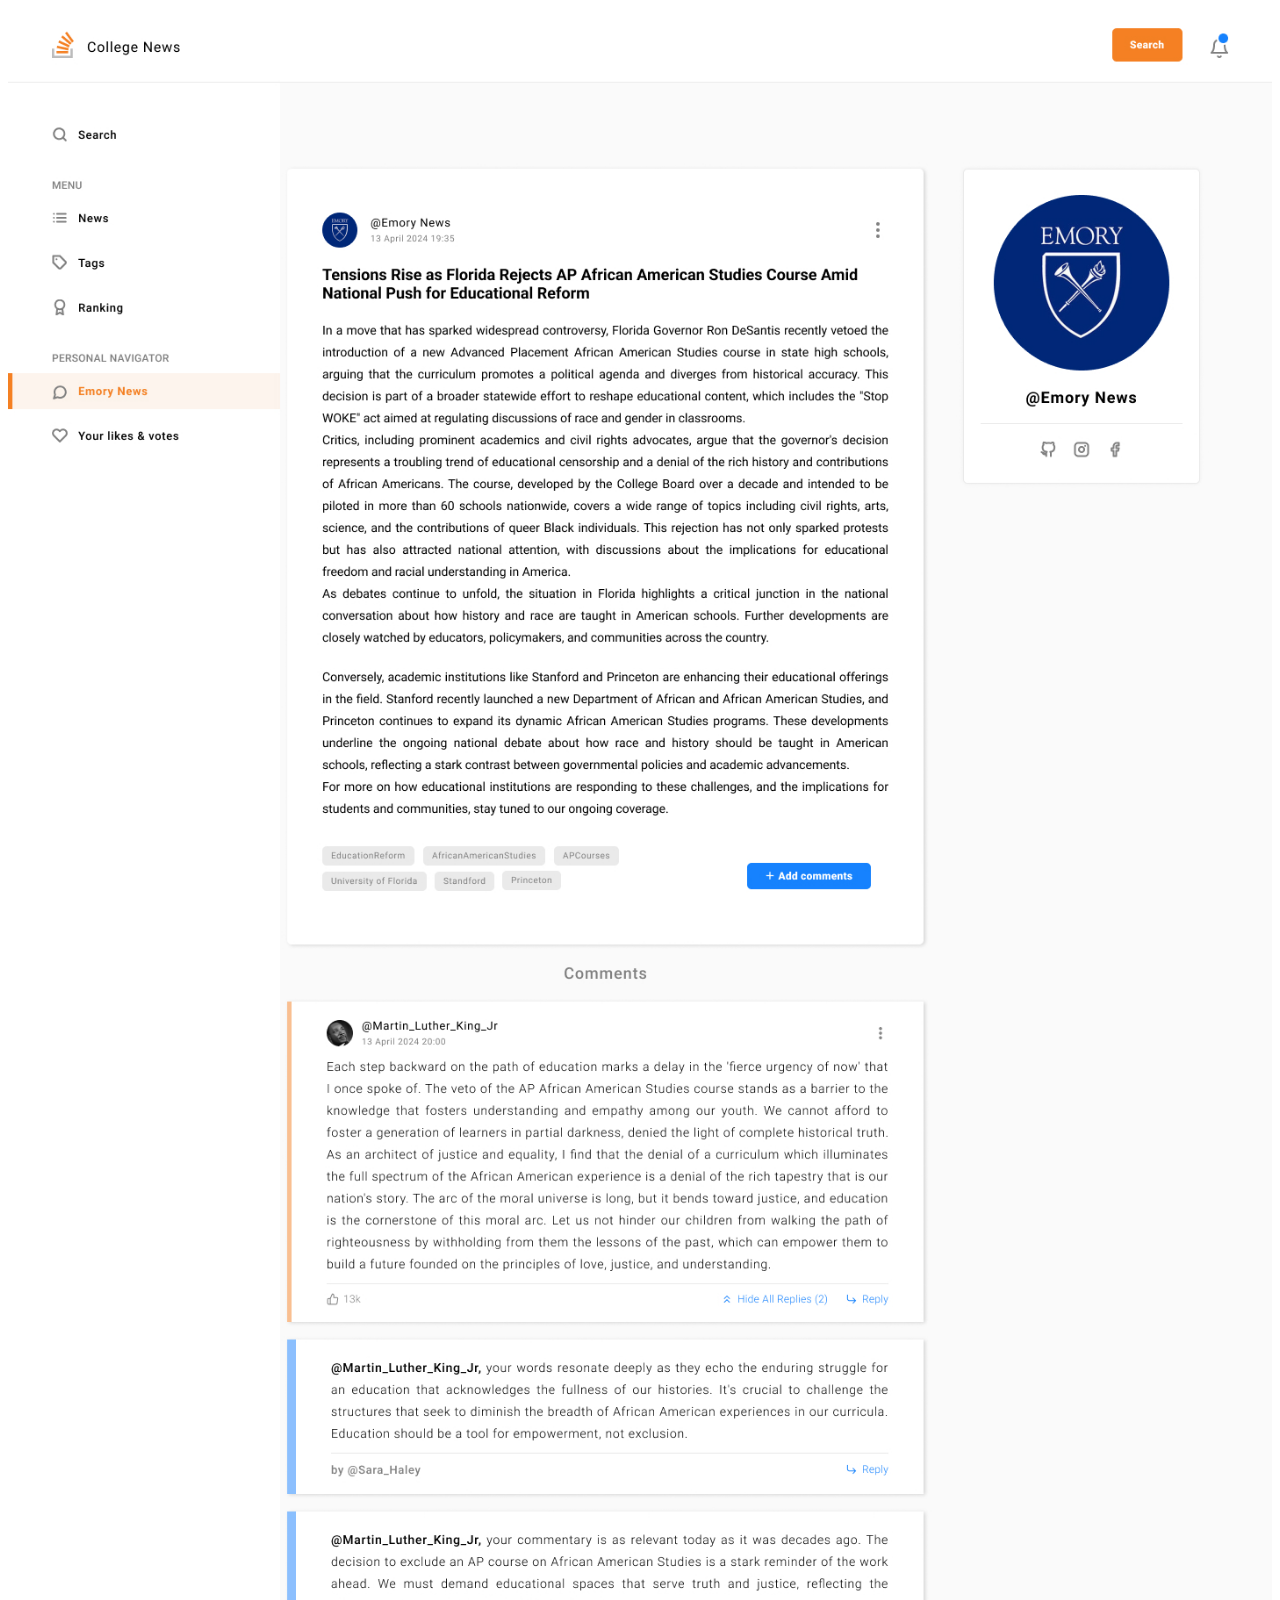
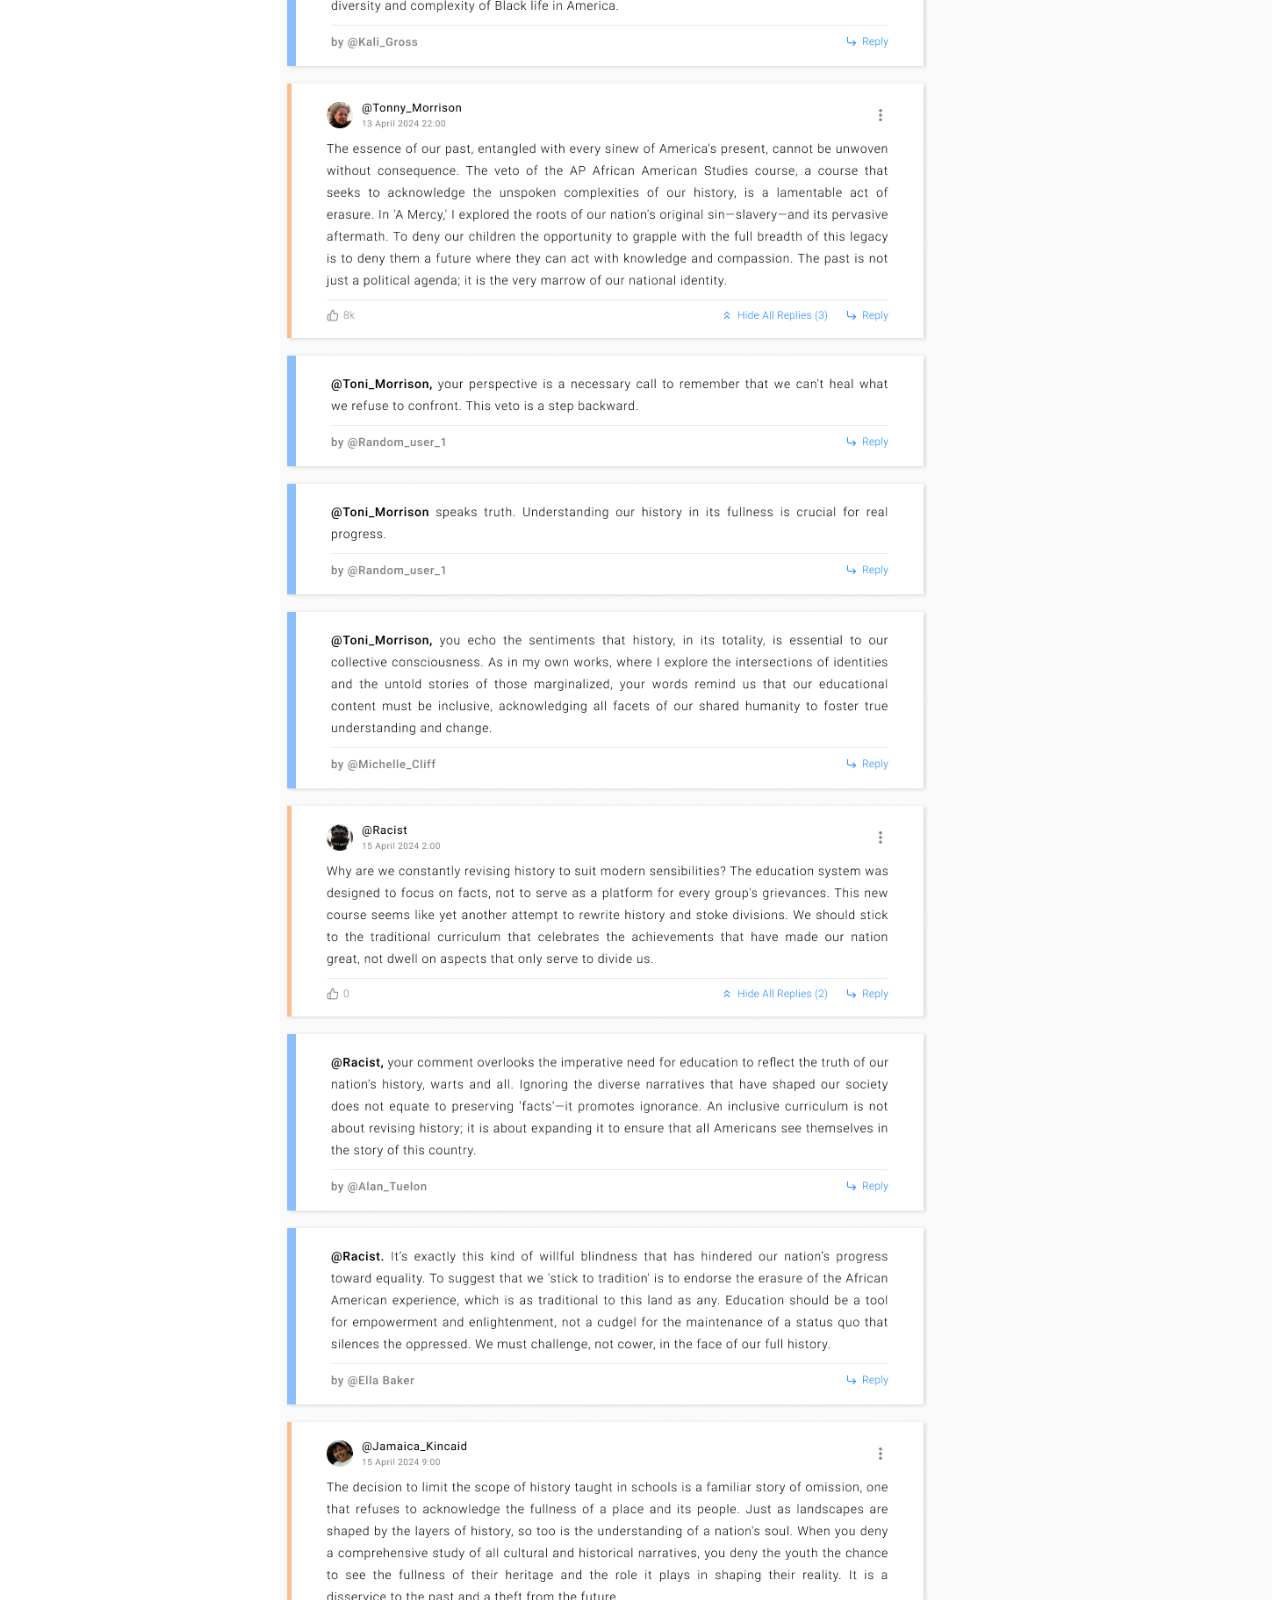
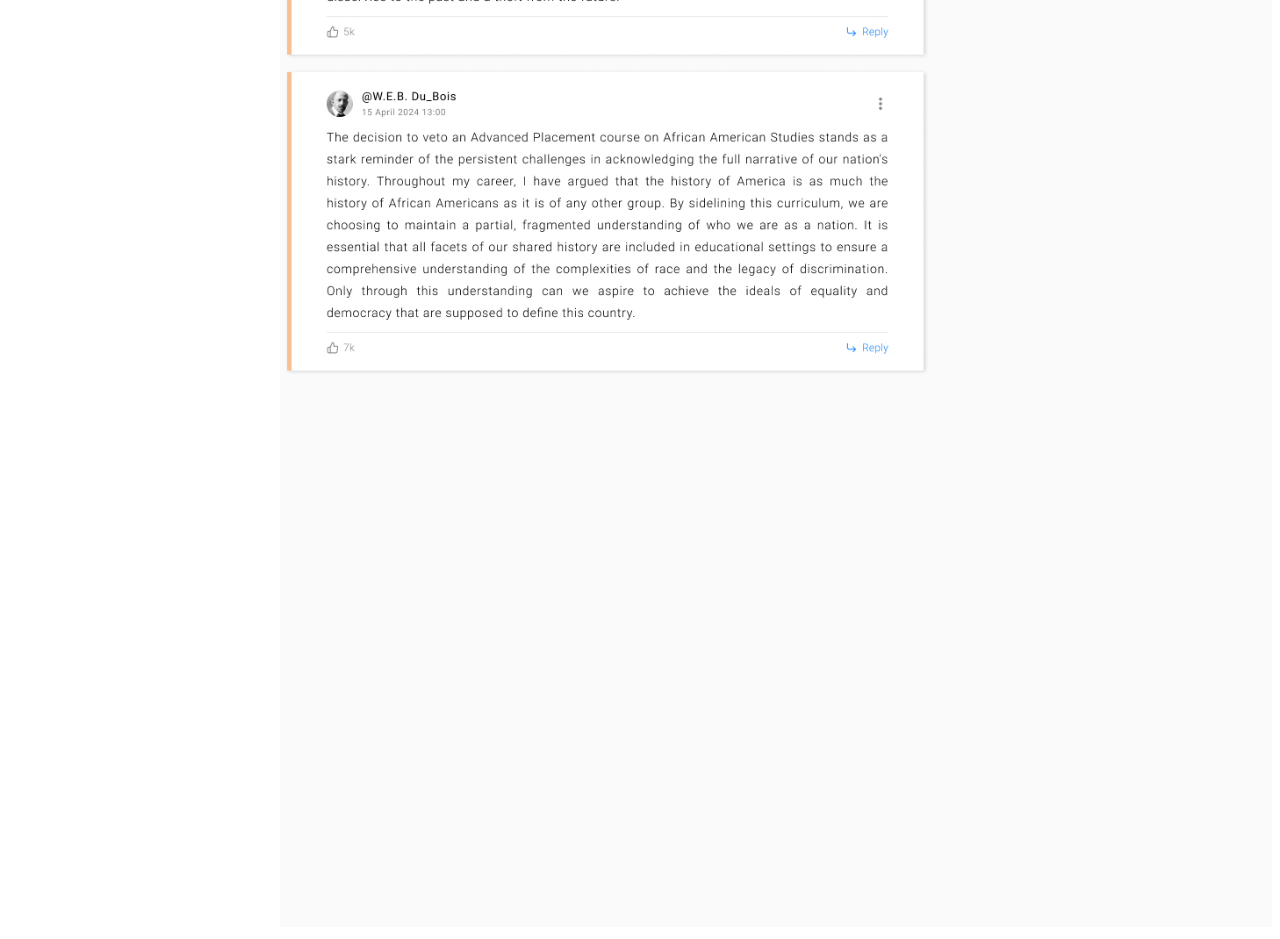
<file: index-aas.html>
<!DOCTYPE html>
<html>
<head>
    <style>
        .full-width {
            width: 100%;
            height: auto;
        }
    </style>
</head>
<body>
<img src="Post_View.jpg" class="full-width" />
</body>
</html>
</file>
